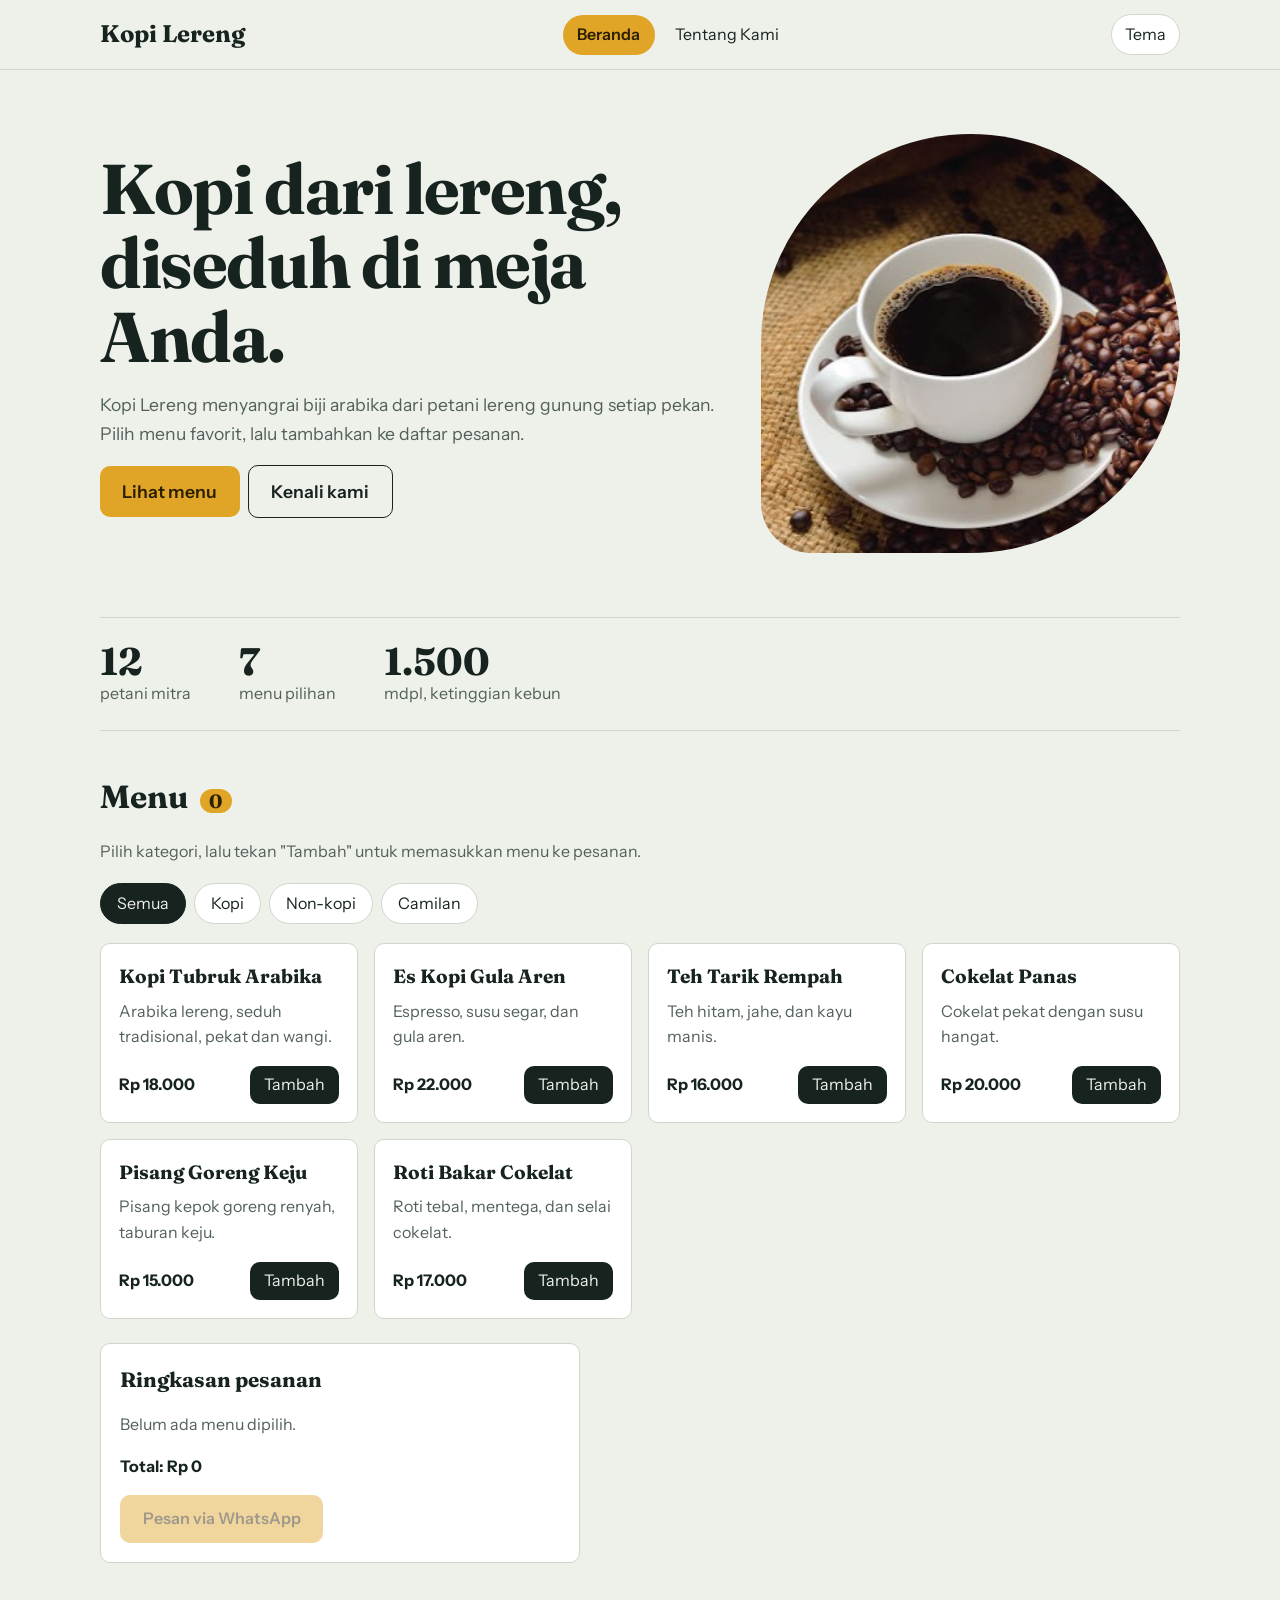
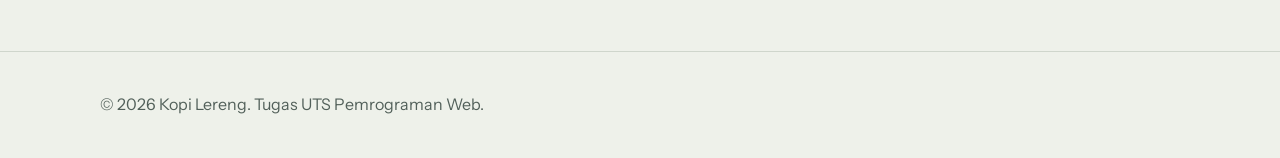
<file: index.html>
<!DOCTYPE html>
<html lang="id">
<head>
<meta charset="UTF-8">
<meta name="viewport" content="width=device-width, initial-scale=1">
<meta name="description" content="Kopi Lereng: kopi arabika lereng gunung, diseduh segar setiap hari.">
<title>Beranda | Kopi Lereng</title>
<link rel="preconnect" href="https://fonts.googleapis.com">
<link rel="preconnect" href="https://fonts.gstatic.com" crossorigin>
<link href="https://fonts.googleapis.com/css2?family=Fraunces:wght@600;700&amp;family=Instrument+Sans:wght@400;600&amp;display=swap" rel="stylesheet">
<link rel="stylesheet" href="css/style.css">
</head>
<body>
<header class="site-header">
  <div class="wrap bar">
    <a class="brand" href="index.html">Kopi Lereng</a>
    <nav class="nav" id="nav" aria-label="Navigasi utama">
      <ul>
        <li><a href="index.html" aria-current="page">Beranda</a></li>
        <li><a href="tentang.html">Tentang Kami</a></li>
      </ul>
    </nav>
    <div class="tools">
      <button class="icon-btn" id="theme-toggle" type="button" aria-label="Ganti tema terang atau gelap">Tema</button>
      <button class="icon-btn" id="menu-toggle" type="button" aria-expanded="false" aria-controls="nav">Menu</button>
    </div>
  </div>
</header>
<main>
<div class="wrap">
  <header class="hero">
    <div>
      <h1>Kopi dari lereng, diseduh di meja Anda.</h1>
      <p>Kopi Lereng menyangrai biji arabika dari petani lereng gunung setiap pekan. Pilih menu favorit, lalu tambahkan ke daftar pesanan.</p>
      <p><a class="btn" href="#menu">Lihat menu</a><a class="btn ghost" href="tentang.html">Kenali kami</a></p>
    </div>
    <img class="hero-art" src="img/kopi.jpg" alt="Secangkir kopi hangat dengan biji kopi di sekitarnya" width="800" height="800">
  </header>

  <div class="stats" aria-label="Fakta singkat">
    <div><strong>12</strong><span>petani mitra</span></div>
    <div><strong>7</strong><span>menu pilihan</span></div>
    <div><strong>1.500</strong><span>mdpl, ketinggian kebun</span></div>
  </div>

  <section id="menu" aria-labelledby="judul-menu">
    <h2 id="judul-menu">Menu <span class="cart-badge" id="cart-count" aria-live="polite">0</span></h2>
    <p class="lead">Pilih kategori, lalu tekan "Tambah" untuk memasukkan menu ke pesanan.</p>
    <div class="filters" role="group" aria-label="Filter kategori">
      <button class="chip" type="button" data-filter="semua" aria-pressed="true">Semua</button>
      <button class="chip" type="button" data-filter="kopi" aria-pressed="false">Kopi</button>
      <button class="chip" type="button" data-filter="non-kopi" aria-pressed="false">Non-kopi</button>
      <button class="chip" type="button" data-filter="camilan" aria-pressed="false">Camilan</button>
    </div>
    <p class="status" id="status"></p>
    <div class="menu-grid" id="menu-grid"></div>
    <div class="order">
      <h3>Ringkasan pesanan</h3>
      <p class="status" id="order-empty">Belum ada menu dipilih.</p>
      <ul id="order-list"></ul>
      <p><strong>Total: <span id="cart-total">Rp 0</span></strong></p>
      <button class="btn" id="order-btn" type="button" disabled>Pesan via WhatsApp</button>
    </div>
  </section>
</div>
</main>
<footer class="site-footer">
  <div class="wrap"><p>&copy; 2026 Kopi Lereng. Tugas UTS Pemrograman Web.</p></div>
</footer>
<script src="js/script.js"></script>
</body>
</html>
</file>
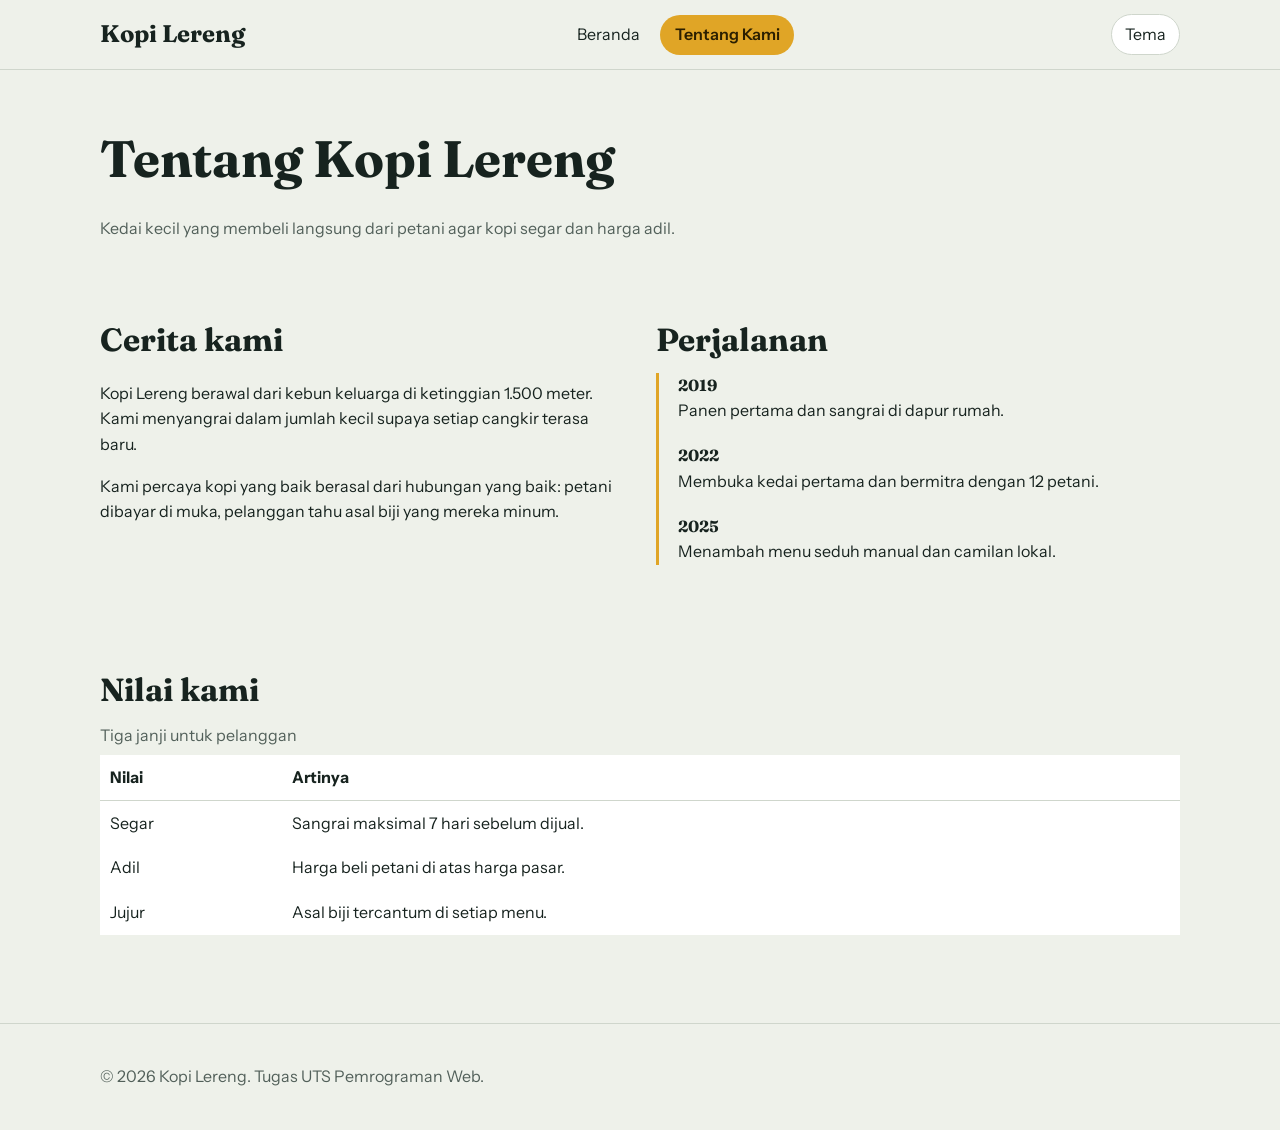
<file: tentang.html>
<!DOCTYPE html>
<html lang="id">
<head>
<meta charset="UTF-8">
<meta name="viewport" content="width=device-width, initial-scale=1">
<meta name="description" content="Cerita, nilai, dan perjalanan Kopi Lereng.">
<title>Tentang Kami | Kopi Lereng</title>
<link rel="preconnect" href="https://fonts.googleapis.com">
<link rel="preconnect" href="https://fonts.gstatic.com" crossorigin>
<link href="https://fonts.googleapis.com/css2?family=Fraunces:wght@600;700&amp;family=Instrument+Sans:wght@400;600&amp;display=swap" rel="stylesheet">
<link rel="stylesheet" href="css/style.css">
</head>
<body>
<header class="site-header">
  <div class="wrap bar">
    <a class="brand" href="index.html">Kopi Lereng</a>
    <nav class="nav" id="nav" aria-label="Navigasi utama">
      <ul>
        <li><a href="index.html">Beranda</a></li>
        <li><a href="tentang.html" aria-current="page">Tentang Kami</a></li>
      </ul>
    </nav>
    <div class="tools">
      <button class="icon-btn" id="theme-toggle" type="button" aria-label="Ganti tema terang atau gelap">Tema</button>
      <button class="icon-btn" id="menu-toggle" type="button" aria-expanded="false" aria-controls="nav">Menu</button>
    </div>
  </div>
</header>
<main>
<div class="wrap">
  <header style="padding:3rem 0 1rem">
    <h1 style="font-family:var(--font-display);font-size:clamp(2rem,5vw,3.2rem);margin:0">Tentang Kopi Lereng</h1>
    <p class="lead">Kedai kecil yang membeli langsung dari petani agar kopi segar dan harga adil.</p>
  </header>
  <section class="two-col">
    <article>
      <h2>Cerita kami</h2>
      <p>Kopi Lereng berawal dari kebun keluarga di ketinggian 1.500 meter. Kami menyangrai dalam jumlah kecil supaya setiap cangkir terasa baru.</p>
      <p>Kami percaya kopi yang baik berasal dari hubungan yang baik: petani dibayar di muka, pelanggan tahu asal biji yang mereka minum.</p>
    </article>
    <article>
      <h2>Perjalanan</h2>
      <ol class="timeline">
        <li><b>2019</b><br>Panen pertama dan sangrai di dapur rumah.</li>
        <li><b>2022</b><br>Membuka kedai pertama dan bermitra dengan 12 petani.</li>
        <li><b>2025</b><br>Menambah menu seduh manual dan camilan lokal.</li>
      </ol>
    </article>
  </section>
  <section>
    <h2>Nilai kami</h2>
    <table style="border-collapse:collapse;width:100%;background:var(--surface)">
      <caption style="text-align:left;color:var(--muted);padding-bottom:.4rem">Tiga janji untuk pelanggan</caption>
      <thead><tr><th style="text-align:left;padding:.6rem;border-bottom:1px solid var(--line)">Nilai</th><th style="text-align:left;padding:.6rem;border-bottom:1px solid var(--line)">Artinya</th></tr></thead>
      <tbody>
        <tr><td style="padding:.6rem">Segar</td><td style="padding:.6rem">Sangrai maksimal 7 hari sebelum dijual.</td></tr>
        <tr><td style="padding:.6rem">Adil</td><td style="padding:.6rem">Harga beli petani di atas harga pasar.</td></tr>
        <tr><td style="padding:.6rem">Jujur</td><td style="padding:.6rem">Asal biji tercantum di setiap menu.</td></tr>
      </tbody>
    </table>
  </section>
</div>
</main>
<footer class="site-footer">
  <div class="wrap"><p>&copy; 2026 Kopi Lereng. Tugas UTS Pemrograman Web.</p></div>
</footer>
<script src="js/script.js"></script>
</body>
</html>
</file>
<file: css/style.css>
/* ===== Token desain ===== */
:root{
  --bg:#eef1ea; --surface:#ffffff; --ink:#17231f; --muted:#52605a;
  --accent:#e0a526; --accent-ink:#2b1f00; --slate:#3d5a80; --line:#cfd6cc;
  --radius:10px; --font-display:"Fraunces",Georgia,serif;
  --font-body:"Instrument Sans",system-ui,-apple-system,"Segoe UI",sans-serif;
}
:root[data-theme="dark"]{
  --bg:#101a17; --surface:#182420; --ink:#eaf0ea; --muted:#a3b0a9;
  --line:#2c3b36; --slate:#8fb0d8;
}
*,*::before,*::after{box-sizing:border-box}
html{scroll-behavior:smooth}
body{margin:0;background:var(--bg);color:var(--ink);font-family:var(--font-body);line-height:1.6;transition:background .3s,color .3s}
img,svg{max-width:100%;display:block}
a{color:var(--slate)}
:focus-visible{outline:3px solid var(--accent);outline-offset:3px}
.wrap{width:min(1080px,92%);margin-inline:auto}

/* ===== Header & navigasi ===== */
.site-header{border-bottom:1px solid var(--line);background:var(--bg);position:sticky;top:0;z-index:10}
.bar{display:flex;align-items:center;justify-content:space-between;padding:.9rem 0;gap:1rem}
.brand{font-family:var(--font-display);font-size:1.5rem;font-weight:700;text-decoration:none;color:var(--ink)}
.nav ul{display:flex;gap:.4rem;list-style:none;margin:0;padding:0}
.nav a{display:block;padding:.45rem .9rem;border-radius:999px;text-decoration:none;color:var(--ink)}
.nav a:hover{background:var(--line)}
.nav a[aria-current="page"]{background:var(--accent);color:var(--accent-ink);font-weight:600}
.tools{display:flex;gap:.5rem}
.icon-btn{border:1px solid var(--line);background:var(--surface);color:var(--ink);border-radius:999px;padding:.4rem .8rem;cursor:pointer;font:inherit}
#menu-toggle{display:none}

/* ===== Hero ===== */
.hero{display:grid;grid-template-columns:1.2fr .8fr;gap:2rem;align-items:center;padding:4rem 0}
.hero h1{font-family:var(--font-display);font-size:clamp(2.4rem,6vw,4.4rem);line-height:1.05;margin:0 0 1rem;letter-spacing:-.02em}
.hero p{max-width:52ch;color:var(--muted);font-size:1.1rem}
.hero-art{width:100%;height:auto;aspect-ratio:1;object-fit:cover;border-radius:50% 50% 50% 12%;animation:float 6s ease-in-out infinite}
@keyframes float{50%{transform:translateY(-12px) rotate(3deg)}}
.btn{transition:background .2s,filter .2s;display:inline-block;background:var(--accent);color:var(--accent-ink);padding:.7rem 1.4rem;border-radius:var(--radius);text-decoration:none;border:0;cursor:pointer;font:inherit;font-weight:600}
.btn:hover{filter:brightness(1.08)}
.btn.ghost{background:transparent;color:var(--ink);border:1.5px solid var(--ink);margin-left:.5rem}

/* ===== Bagian umum ===== */
section{padding:2.5rem 0}
h2{font-family:var(--font-display);font-size:2rem;margin:0 0 .5rem}
.lead{color:var(--muted);max-width:60ch}
.stats{display:flex;gap:3rem;flex-wrap:wrap;border-top:1px solid var(--line);border-bottom:1px solid var(--line);padding:1.5rem 0}
.stats strong{font-family:var(--font-display);font-size:2.4rem;display:block;line-height:1}
.stats span{color:var(--muted)}

/* ===== Menu ===== */
.filters{display:flex;gap:.5rem;flex-wrap:wrap;margin:1.2rem 0}
.chip{transition:background .2s,color .2s;border:1.5px solid var(--line);background:var(--surface);color:var(--ink);border-radius:999px;padding:.4rem 1rem;cursor:pointer;font:inherit}
.chip[aria-pressed="true"]{background:var(--ink);color:var(--bg);border-color:var(--ink)}
.menu-grid{display:grid;grid-template-columns:repeat(auto-fill,minmax(250px,1fr));gap:1rem}
.item{transition:transform .2s,box-shadow .2s;background:var(--surface);border:1px solid var(--line);border-radius:var(--radius);padding:1.1rem;display:flex;flex-direction:column;gap:.4rem}
.item:hover{transform:translateY(-3px);box-shadow:0 6px 16px rgba(0,0,0,.12)}
.item h3{margin:0;font-family:var(--font-display);font-size:1.2rem}
.item p{margin:0;color:var(--muted);flex:1}
.item .row{display:flex;justify-content:space-between;align-items:center;margin-top:.6rem}
.price{font-weight:700}
.add{transition:background .2s,color .2s;background:var(--ink);color:var(--bg);border:0;border-radius:var(--radius);padding:.4rem .9rem;cursor:pointer;font:inherit}
.add[aria-pressed="true"]{background:var(--accent);color:var(--accent-ink)}
.cart-badge{background:var(--accent);color:var(--accent-ink);border-radius:999px;padding:0 .6rem;margin-left:.3rem;font-weight:700;font-size:1.2rem}
.status{color:var(--muted)}
@keyframes pop{50%{transform:scale(1.4)}}
.cart-badge.pop{animation:pop .3s ease}

/* ===== Ringkasan pesanan ===== */
.order{background:var(--surface);border:1px solid var(--line);border-radius:var(--radius);padding:1.2rem;margin-top:1.5rem;max-width:480px}
.order h3{margin:0 0 .5rem;font-family:var(--font-display);font-size:1.3rem}
.order ul{list-style:none;margin:0 0 .5rem;padding:0}
.order li{display:flex;justify-content:space-between;gap:1rem;padding:.35rem 0;border-bottom:1px solid var(--line)}
.btn:disabled{opacity:.45;cursor:not-allowed;filter:none}

/* ===== Halaman Tentang Kami ===== */
.two-col{display:grid;grid-template-columns:1fr 1fr;gap:2rem}
.timeline{border-left:3px solid var(--accent);padding-left:1.2rem;list-style:none;margin:0}
.timeline li{margin-bottom:1.2rem}
.timeline b{font-family:var(--font-display)}

/* ===== Footer ===== */
.site-footer{border-top:1px solid var(--line);margin-top:3rem;padding:1.5rem 0;color:var(--muted)}

/* ===== Responsif ===== */
@media (max-width:760px){
  #menu-toggle{display:inline-block}
  .nav{display:none;position:absolute;left:0;right:0;top:100%;background:var(--bg);border-bottom:1px solid var(--line);padding:.5rem 4%}
  .nav.open{display:block}
  .nav ul{flex-direction:column}
  .hero,.two-col{grid-template-columns:1fr}
  .hero-art{max-width:260px}
}
@media (prefers-reduced-motion:reduce){*{animation:none!important;transition:none!important;scroll-behavior:auto!important}}
</file>
